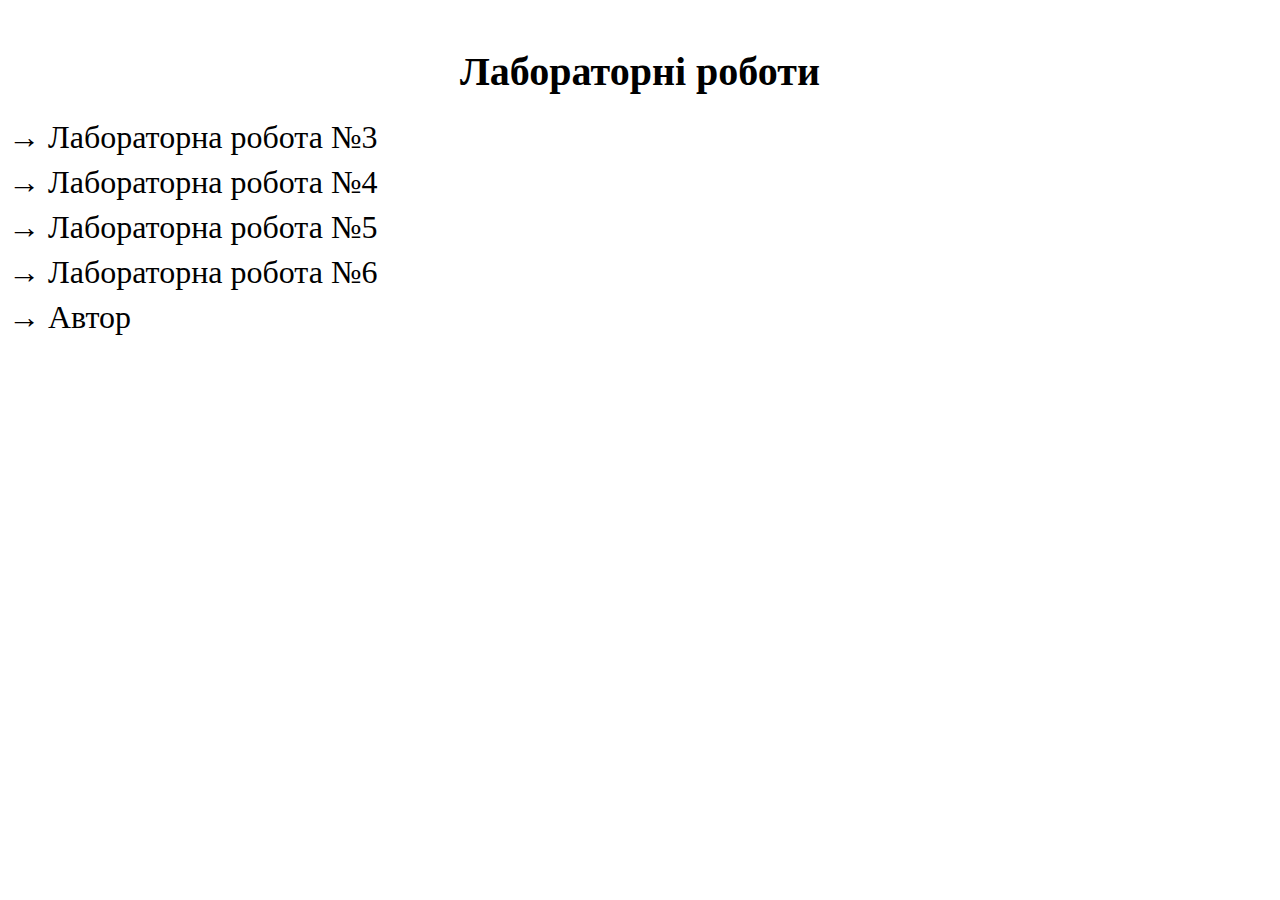
<file: index.html>
<!DOCTYPE html>
<html lang="ua">
<head>
    <meta charset="utf-8"/>
    <title>Title text</title>
    <link href="css/style.css" rel="stylesheet" />
</head>
<body>
    <h1 class="section-title">Лабораторні роботи</h1>
        
    <ul class="link-list">
        <li><a href="lab3.html">Лабораторна робота №3</a></li>
        <li><a href="html/lab4.html">Лабораторна робота №4</a></li>
        <li><a href="html/lab5.html">Лабораторна робота №5</a></li>
        <li><a href="html/lab6.html">Лабораторна робота №6</a></li>
        <li><a href="html/about.html">Автор</a></li>
    </ul>

</body>
</html>
</file>
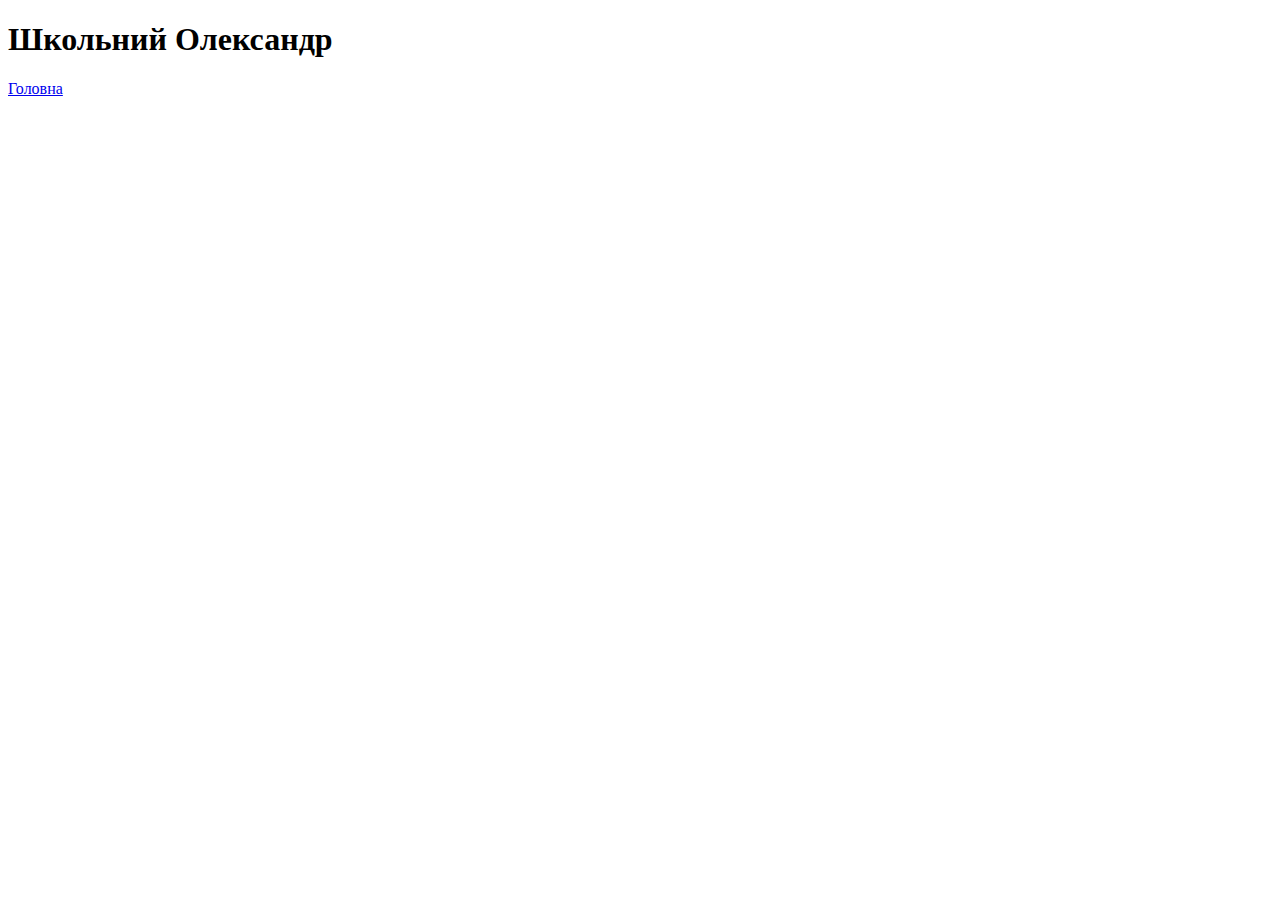
<file: about.html>
<!DOCTYPE html>
<html lang="ua">
<head>
    <meta charset="utf-8" />
    <title>About us</title>
    <link href="css/style.css" rel="stylesheet" />
</head>
<body>
    <h1>Школьний Олександр</h1>

    <a href="index.html">Головна</a>
</body>
</html>
</file>
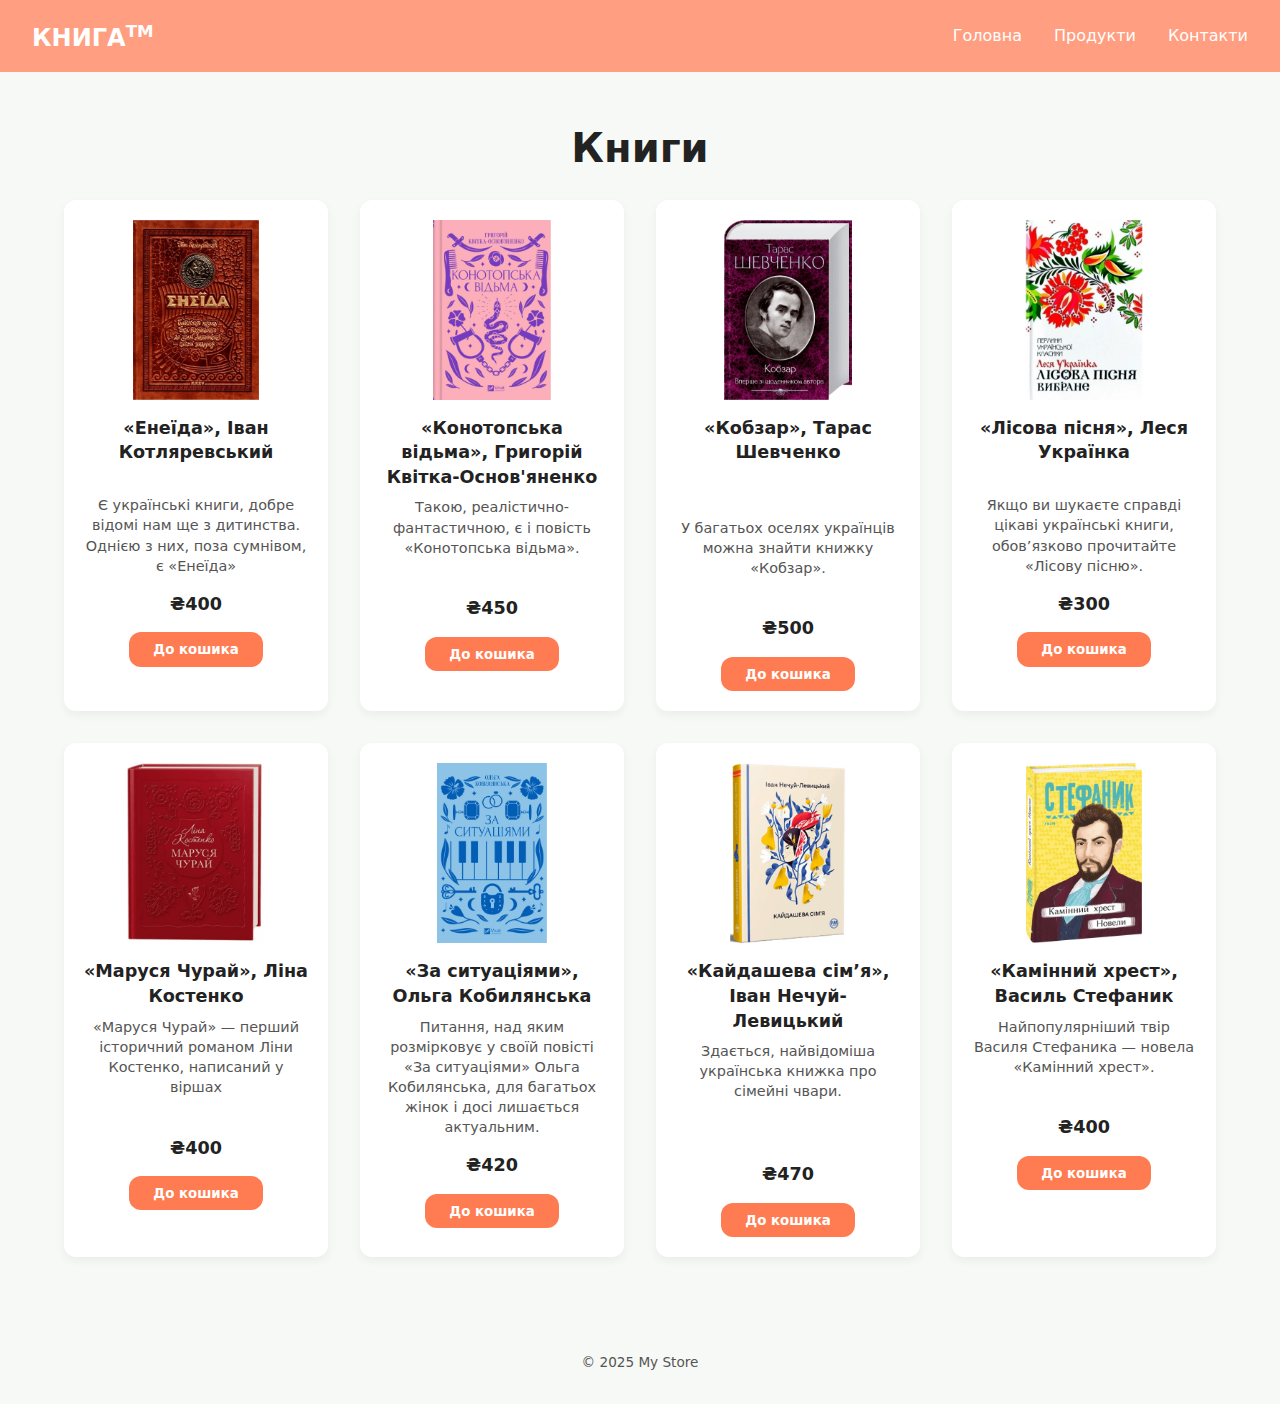
<file: lab3.html>
<!DOCTYPE html>
<html lang="en">
<head>
    <meta charset="UTF-8" />
    <meta name="viewport" content="width=device-width, initial-scale=1.0" />
    <title>Books | My Store</title>
    <link href="css/lab3.css" rel="stylesheet" />
</head>
<body>
    <!-- ---------- Header ---------- -->
    <header>
        <div class="logo">КНИГА<sup><small>TM</small></sup></div>
        <nav>
            <ul>
                <li><a href="index.html">Головна</a></li>
                <li><a href="#">Продукти</a></li>
                <li><a href="#">Контакти</a></li>
            </ul>
        </nav>
    </header>

    <!-- ---------- Products ---------- -->
    <main>
        <h1 class="section-title">Книги</h1>
        <section class="product-grid">
            <!-- Product 1 -->
            <article class="product-card">
                <figure>
                    <img src="images/lab3/eneida.png" alt="«Енеїда»" />
                </figure>
                <h3>«Енеїда», Іван Котляревський</h3><br />
                <p>Є українські книги, добре відомі нам ще з дитинства. Однією з них, поза сумнівом, є «Енеїда»</p>
                <span class="price">₴400</span>
                <button class="cart-btn">До кошика</button>
            </article>

            <!-- Product 2 -->
            <article class="product-card">
                <figure>
                    <img src="images/lab3/konotop_vidma.jpg" alt="Конотопська відьма" />
                </figure>
                <h3>«Конотопська відьма», Григорій Квітка-Основ'яненко</h3>
                <p>Такою, реалістично-фантастичною, є і повість «Конотопська відьма».</p><br />
                <span class="price">₴450</span>
                <button class="cart-btn">До кошика</button>
            </article>

            <!-- Product 3 -->
            <article class="product-card">
                <figure>
                    <img src="images/lab3/kobzar.png" alt="Кобзар" />
                </figure>
                <h3>«Кобзар», Тарас Шевченко</h3><br /><br />
                <p>У багатьох оселях українців можна знайти книжку «Кобзар».</p><br />
                <span class="price">₴500</span>
                <button class="cart-btn">До кошика</button>
            </article>

            <!-- Product 4 -->
            <article class="product-card">
                <figure>
                    <img src="images/lab3/lisova_pisnya.png" alt="Лісова пісня" />
                </figure>
                <h3>«Лісова пісня», Леся Українка</h3><br />
                <p>Якщо ви шукаєте справді цікаві українські книги, обов’язково прочитайте «Лісову пісню».</p>
                <span class="price">₴300</span>
                <button class="cart-btn">До кошика</button>
            </article>

            <!-- Product 5 -->
            <article class="product-card">
                <figure>
                    <img src="images/lab3/marusya_churay.png" alt="Маруся Чурай" />
                </figure>
                <h3>«Маруся Чурай», Ліна Костенко</h3>
                <p>«Маруся Чурай» — перший історичний романом Ліни Костенко, написаний у віршах</p><br />
                <span class="price">₴400</span>
                <button class="cart-btn">До кошика</button>
            </article>

            <!-- Product 6 -->
            <article class="product-card">
                <figure>
                    <img src="images/lab3/za_sytuaciya.jpg" alt="За ситуаціями" />
                </figure>
                <h3>«За ситуаціями», Ольга Кобилянська</h3>
                <p>Питання, над яким розмірковує у своїй повісті «За ситуаціями» Ольга Кобилянська, для багатьох жінок і досі лишається актуальним.</p>
                <span class="price">₴420</span>
                <button class="cart-btn">До кошика</button>
            </article>

            <!-- Product 7 -->
            <article class="product-card">
                <figure>
                    <img src="images/lab3/kaidasheva_simia.png" alt="Кайдашева сім’я" />
                </figure>
                <h3>«Кайдашева сім’я», Іван Нечуй-Левицький</h3>
                <p>Здається, найвідоміша українська книжка про сімейні чвари.</p><br /><br />
                <span class="price">₴470</span>
                <button class="cart-btn">До кошика</button>
            </article>

            <!-- Product 8 -->
            <article class="product-card">
                <figure>
                    <img src="images/lab3/stefanyk.png" alt="Камінний хрест" />
                </figure>
                <h3>«Камінний хрест», Василь Стефаник</h3>
                <p>Найпопулярніший твір Василя Стефаника — новела «Камінний хрест».</p><br />
                <span class="price">₴400</span>
                <button class="cart-btn">До кошика</button>
            </article>
        </section>
    </main>

    <!-- ---------- Footer ---------- -->
    <footer style="text-align: center; padding: 2rem 0; font-size: 0.85rem; color: var(--subtext);">
        &copy; 2025 My Store
    </footer>
</body>
</html>
</file>
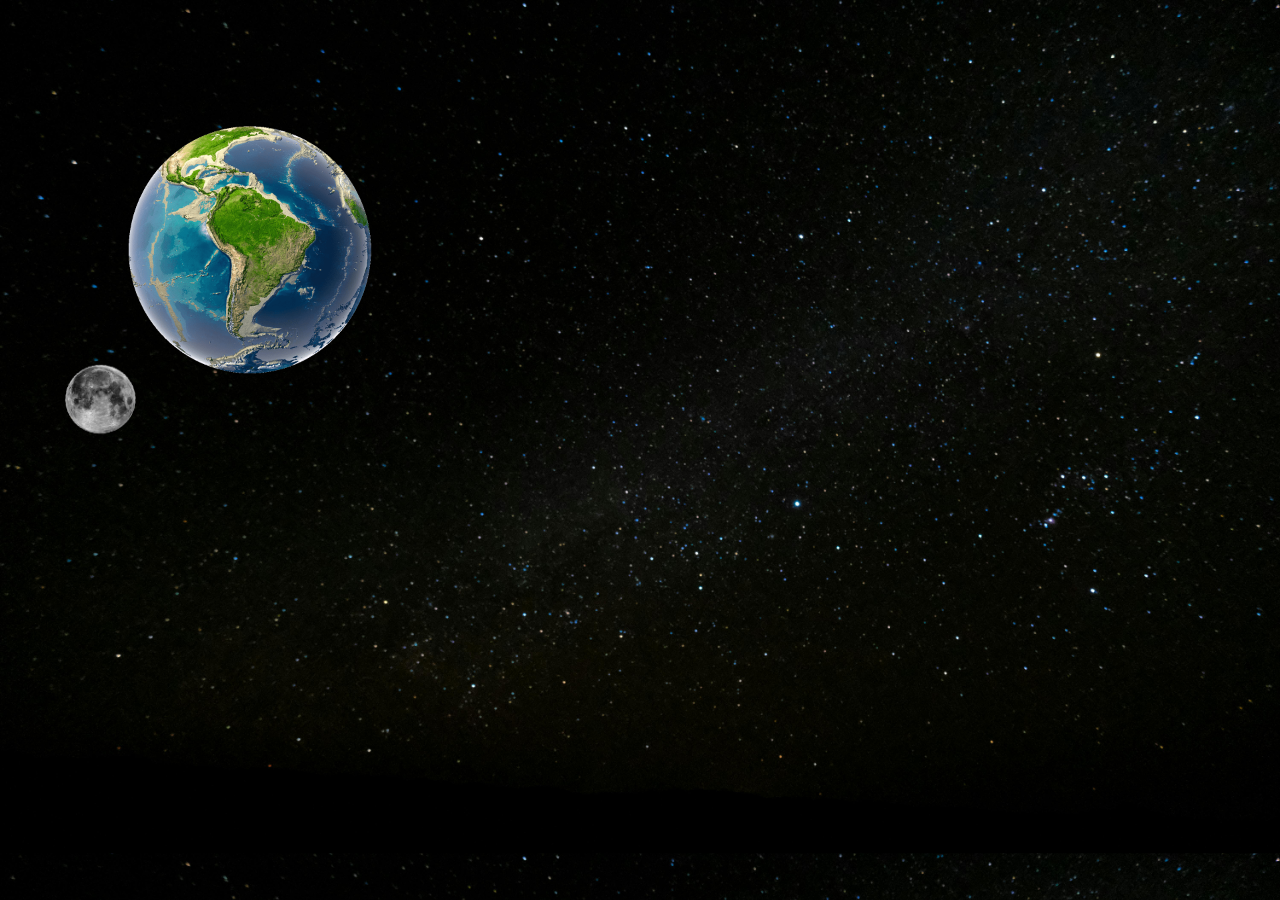
<file: html/lab4.html>
﻿<!DOCTYPE html>
<html lang="uk">
<head>
    <meta charset="utf-8" />
    <title>Орбіта місяця на CSS3</title>
    <link href="../css/lab4.css" rel="stylesheet" />
</head>
<body>
    <a href="../index.html">
        <img src="../images/lab4/earth.png" alt="earth" id="earth">
    </a>
    
    <img src="../images/lab4/moon.png" alt="moon" id="moon">

</body>
</html>
</file>
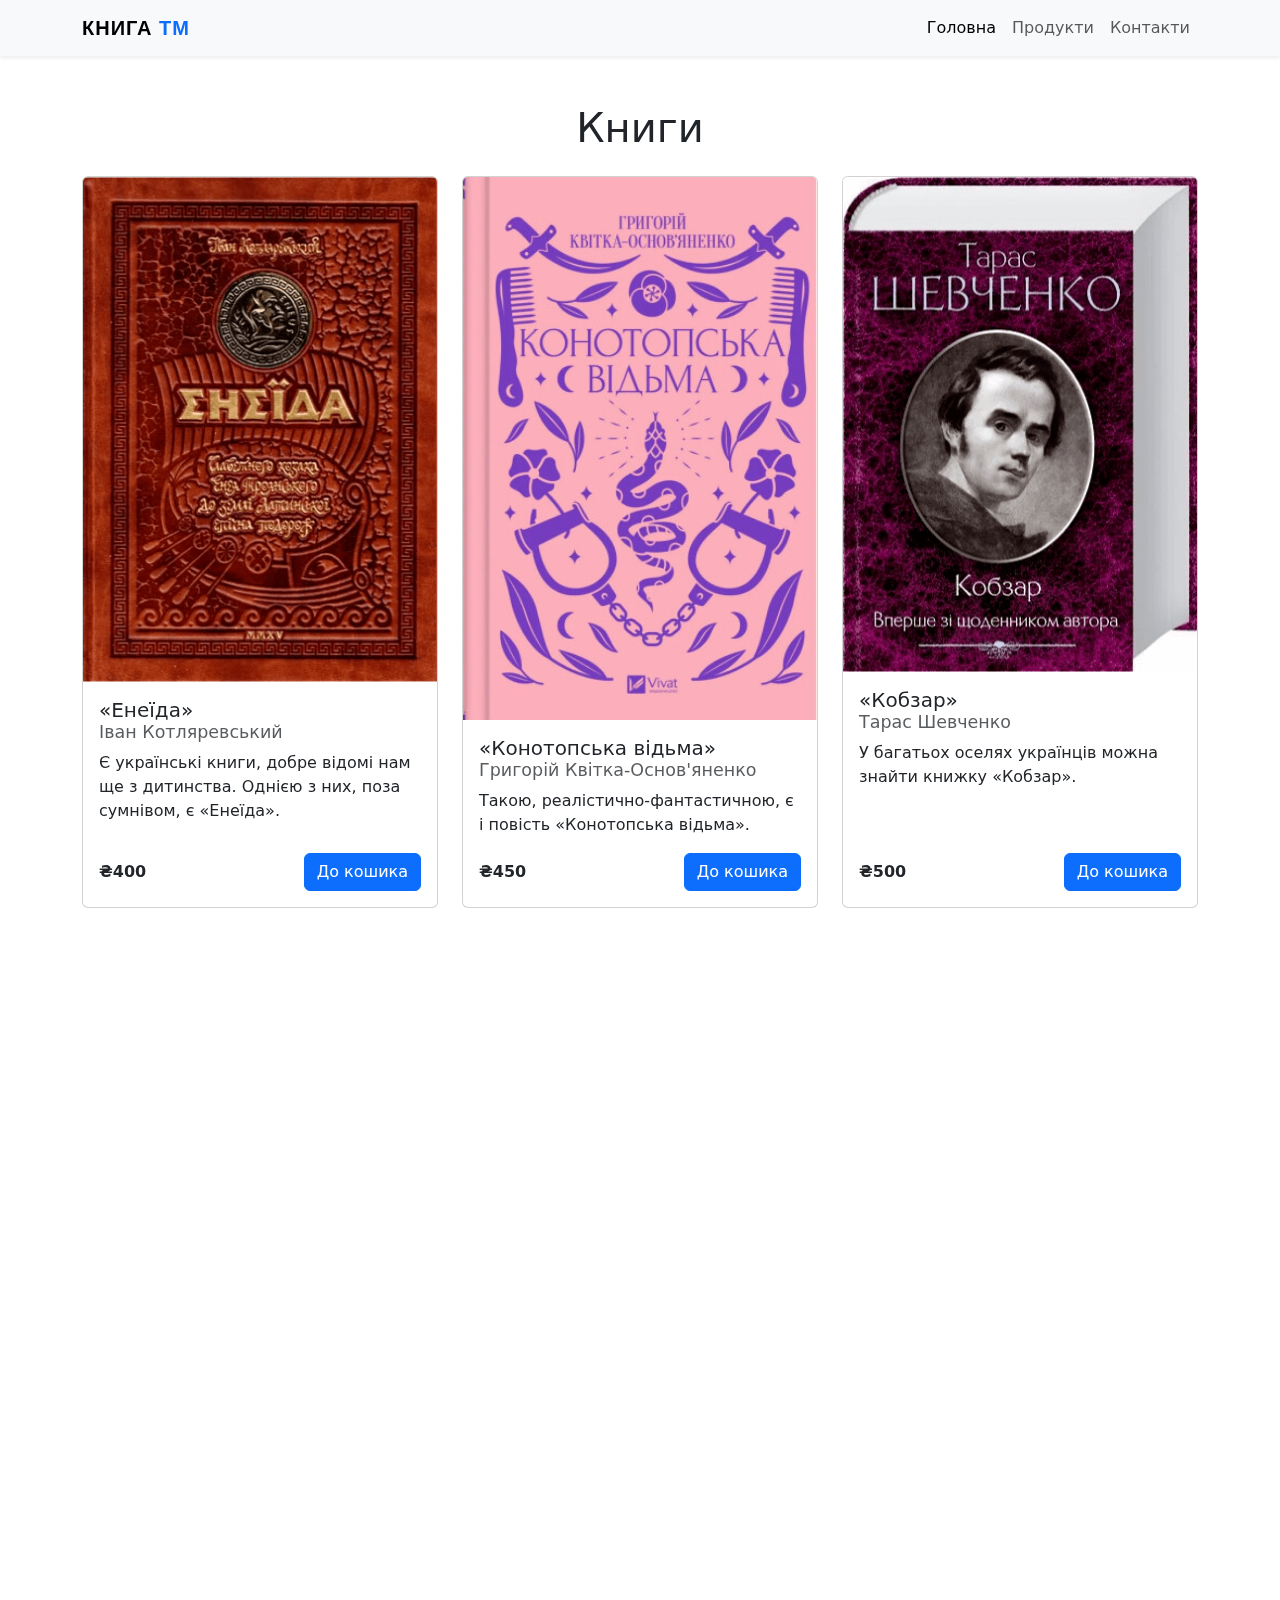
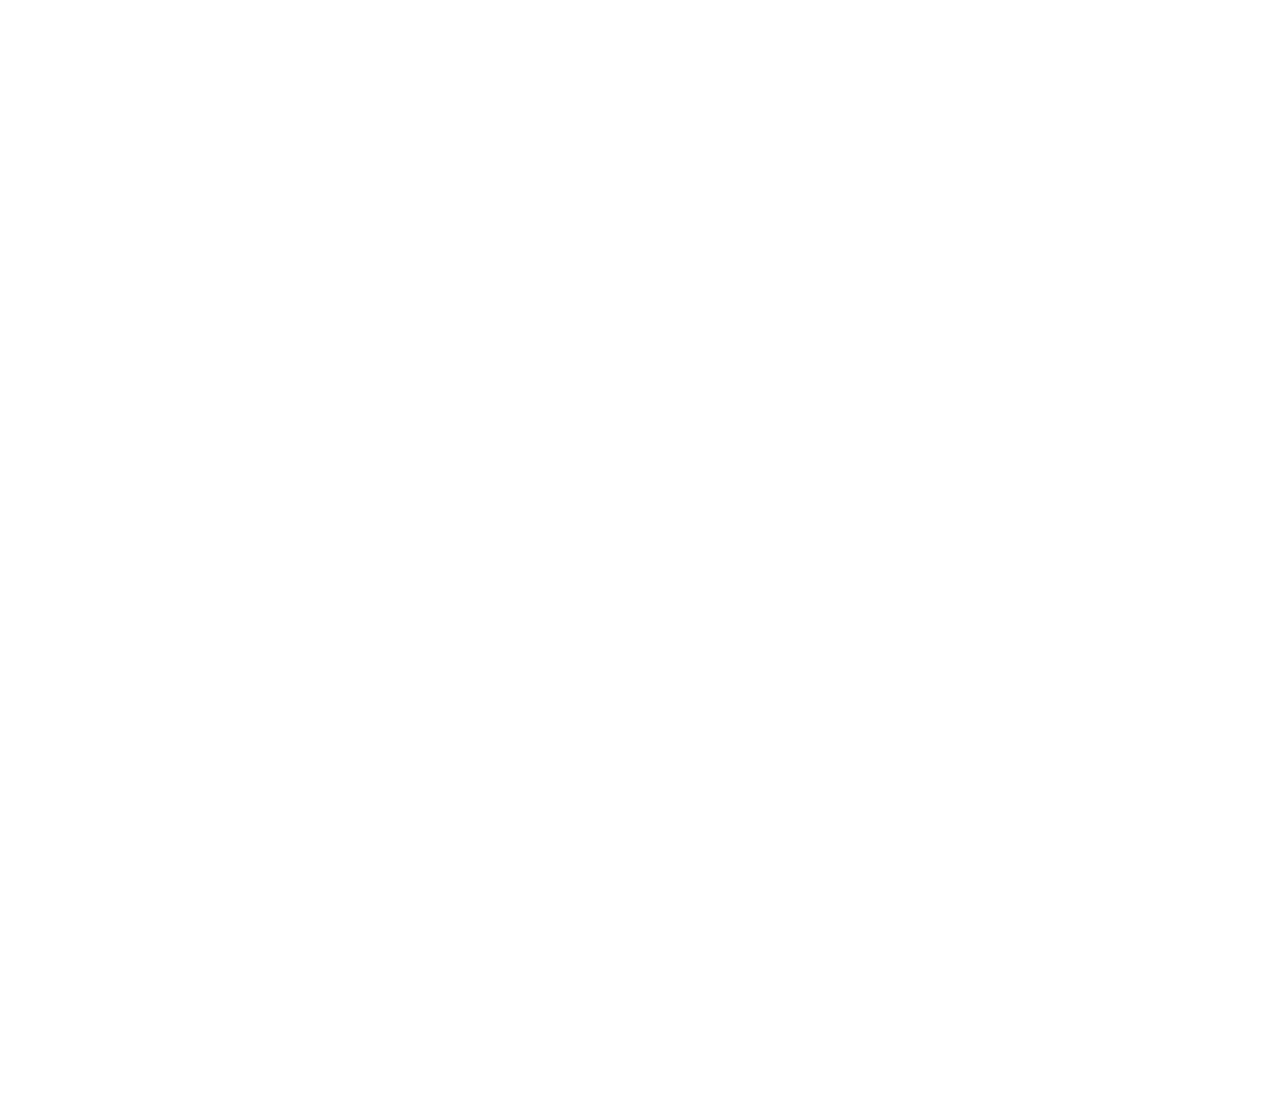
<file: html/lab5.html>
﻿<!DOCTYPE html>
<html lang="uk">
<head>
    <meta charset="UTF-8" />
    <meta name="viewport" content="width=device-width, initial-scale=1" />

    <title>Книги | My Store</title>

    <!-- Bootstrap 5.3 (CSS) -->
    <link href="https://cdn.jsdelivr.net/npm/bootstrap@5.3.3/dist/css/bootstrap.min.css"
          rel="stylesheet" />

    <!-- AOS (Animate On Scroll) -->
    <link href="https://cdn.jsdelivr.net/npm/aos@2.3.4/dist/aos.css"
          rel="stylesheet" />

    <style>
        /* Brand logo text style */
        .brand-text {
            font-family: "Montserrat", sans-serif;
            font-weight: 700;
            letter-spacing: 0.05em;
        }

        /* Card hover lift */
        .card {
            transition: transform 0.3s ease, box-shadow 0.3s ease;
        }

            .card:hover {
                transform: translateY(-6px);
                box-shadow: 0 0.75rem 1.5rem rgba(0, 0, 0, 0.15);
            }

        footer {
            font-size: 0.9rem;
        }
    </style>
</head>
<body>
    <!-- Navbar -->
    <nav class="navbar navbar-expand-lg navbar-light bg-light sticky-top shadow-sm" data-aos="fade-down">
        <div class="container">
            <a class="navbar-brand brand-text" href="#">КНИГА <span class="text-primary">TM</span></a>
            <button class="navbar-toggler"
                    type="button"
                    data-bs-toggle="collapse"
                    data-bs-target="#navbarContent"
                    aria-controls="navbarContent"
                    aria-expanded="false"
                    aria-label="Toggle navigation">
                <span class="navbar-toggler-icon"></span>
            </button>

            <div class="collapse navbar-collapse" id="navbarContent">
                <ul class="navbar-nav ms-auto mb-2 mb-lg-0">
                    <li class="nav-item">
                        <a class="nav-link active" aria-current="page" href="../index.html">Головна</a>
                    </li>
                    <li class="nav-item"><a class="nav-link" href="#products">Продукти</a></li>
                    <li class="nav-item"><a class="nav-link" href="#contacts">Контакти</a></li>
                </ul>
            </div>
        </div>
    </nav>

    <!-- Main content -->
    <main class="container py-5" id="products">
        <h1 class="mb-4 text-center" data-aos="zoom-in">Книги</h1>

        <div class="row g-4">
            <!-- Book Card Template -->
            <!-- 1 -->
            <div class="col-sm-6 col-lg-4" data-aos="fade-up" data-aos-delay="50">
                <div class="card h-100">
                    <img src="../images/lab3/eneida.png" class="card-img-top" alt="Енеїда" />
                    <div class="card-body d-flex flex-column">
                        <h5 class="card-title">«Енеїда»<small class="d-block text-muted">Іван Котляревський</small></h5>
                        <p class="card-text flex-grow-1">
                            Є українські книги, добре відомі нам ще з дитинства. Однією з них, поза сумнівом, є «Енеїда».
                        </p>
                        <div class="mt-auto d-flex justify-content-between align-items-center">
                            <span class="fw-bold">₴400</span>
                            <button class="btn btn-primary">До кошика</button>
                        </div>
                    </div>
                </div>
            </div>
            <!-- 2 -->
            <div class="col-sm-6 col-lg-4" data-aos="fade-up" data-aos-delay="100">
                <div class="card h-100">
                    <img src="../images/lab3/konotop_vidma.jpg" class="card-img-top" alt="Конотопська відьма" />
                    <div class="card-body d-flex flex-column">
                        <h5 class="card-title">«Конотопська відьма»<small class="d-block text-muted">Григорій Квітка‑Основ'яненко</small></h5>
                        <p class="card-text flex-grow-1">
                            Такою, реалістично‑фантастичною, є і повість «Конотопська відьма».
                        </p>
                        <div class="mt-auto d-flex justify-content-between align-items-center">
                            <span class="fw-bold">₴450</span>
                            <button class="btn btn-primary">До кошика</button>
                        </div>
                    </div>
                </div>
            </div>
            <!-- 3 -->
            <div class="col-sm-6 col-lg-4" data-aos="fade-up" data-aos-delay="150">
                <div class="card h-100">
                    <img src="../images/lab3/kobzar.png" class="card-img-top" alt="Кобзар" />
                    <div class="card-body d-flex flex-column">
                        <h5 class="card-title">«Кобзар»<small class="d-block text-muted">Тарас Шевченко</small></h5>
                        <p class="card-text flex-grow-1">
                            У багатьох оселях українців можна знайти книжку «Кобзар».
                        </p>
                        <div class="mt-auto d-flex justify-content-between align-items-center">
                            <span class="fw-bold">₴500</span>
                            <button class="btn btn-primary">До кошика</button>
                        </div>
                    </div>
                </div>
            </div>
            <!-- 4 -->
            <div class="col-sm-6 col-lg-4" data-aos="fade-up" data-aos-delay="200">
                <div class="card h-100">
                    <img src="../images/lab3/lisova_pisnya.png" class="card-img-top" alt="Лісова пісня" />
                    <div class="card-body d-flex flex-column">
                        <h5 class="card-title">«Лісова пісня»<small class="d-block text-muted">Леся Українка</small></h5>
                        <p class="card-text flex-grow-1">
                            Якщо ви шукаєте справді цікаві українські книги, прочитайте «Лісова пісня».
                        </p>
                        <div class="mt-auto d-flex justify-content-between align-items-center">
                            <span class="fw-bold">₴300</span>
                            <button class="btn btn-primary">До кошика</button>
                        </div>
                    </div>
                </div>
            </div>
            <!-- 5 -->
            <div class="col-sm-6 col-lg-4" data-aos="fade-up" data-aos-delay="250">
                <div class="card h-100">
                    <img src="../images/lab3/marusya_churay.png" class="card-img-top" alt="Маруся Чурай" />
                    <div class="card-body d-flex flex-column">
                        <h5 class="card-title">«Маруся Чурай»<small class="d-block text-muted">Ліна Костенко</small></h5>
                        <p class="card-text flex-grow-1">
                            «Маруся Чурай» — перший історичний роман Ліни Костенко, написаний у віршах.
                        </p>
                        <div class="mt-auto d-flex justify-content-between align-items-center">
                            <span class="fw-bold">₴400</span>
                            <button class="btn btn-primary">До кошика</button>
                        </div>
                    </div>
                </div>
            </div>
            <!-- 6 -->
            <div class="col-sm-6 col-lg-4" data-aos="fade-up" data-aos-delay="300">
                <div class="card h-100">
                    <img src="../images/lab3/za_sytuaciya.jpg" class="card-img-top" alt="За ситуаціями" />
                    <div class="card-body d-flex flex-column">
                        <h5 class="card-title">«За ситуаціями»<small class="d-block text-muted">Ольга Кобилянська</small></h5>
                        <p class="card-text flex-grow-1">
                            Питання, над яким розмірковує у своїй повісті «За ситуаціями» Ольга Кобилянська, лишається актуальним.
                        </p>
                        <div class="mt-auto d-flex justify-content-between align-items-center">
                            <span class="fw-bold">₴420</span>
                            <button class="btn btn-primary">До кошика</button>
                        </div>
                    </div>
                </div>
            </div>
            <!-- 7 -->
            <div class="col-sm-6 col-lg-4" data-aos="fade-up" data-aos-delay="350">
                <div class="card h-100">
                    <img src="../images/lab3/kaidasheva_simia.png" class="card-img-top" alt="Кайдашева сім’я" />
                    <div class="card-body d-flex flex-column">
                        <h5 class="card-title">«Кайдашева сім’я»<small class="d-block text-muted">Іван Нечуй‑Левицький</small></h5>
                        <p class="card-text flex-grow-1">
                            Здається, найвідоміша українська книжка про сімейні чвари.
                        </p>
                        <div class="mt-auto d-flex justify-content-between align-items-center">
                            <span class="fw-bold">₴470</span>
                            <button class="btn btn-primary">До кошика</button>
                        </div>
                    </div>
                </div>
            </div>
            <!-- 8 -->
            <div class="col-sm-6 col-lg-4" data-aos="fade-up" data-aos-delay="400">
                <div class="card h-100">
                    <img src="../images/lab3/stefanyk.png" class="card-img-top" alt="Камінний хрест" />
                    <div class="card-body d-flex flex-column">
                        <h5 class="card-title">«Камінний хрест»<small class="d-block text-muted">Василь Стефаник</small></h5>
                        <p class="card-text flex-grow-1">
                            Найпопулярніший твір Василя Стефаника — новела «Камінний хрест».
                        </p>
                        <div class="mt-auto d-flex justify-content-between align-items-center">
                            <span class="fw-bold">₴400</span>
                            <button class="btn btn-primary">До кошика</button>
                        </div>
                    </div>
                </div>
            </div>
        </div>
    </main>

    <!-- Footer -->
    <footer class="bg-light py-3 text-center" id="contacts" data-aos="fade-up">
        © 2025 My Store
    </footer>

    <!-- Bootstrap (JS) & AOS -->
    <script src="https://cdn.jsdelivr.net/npm/bootstrap@5.3.3/dist/js/bootstrap.bundle.min.js"></script>
    <script src="https://cdn.jsdelivr.net/npm/aos@2.3.4/dist/aos.js"></script>
    <script>
      AOS.init({
        duration: 600,
        once: true,
      });
    </script>
</body>
</html>
</file>
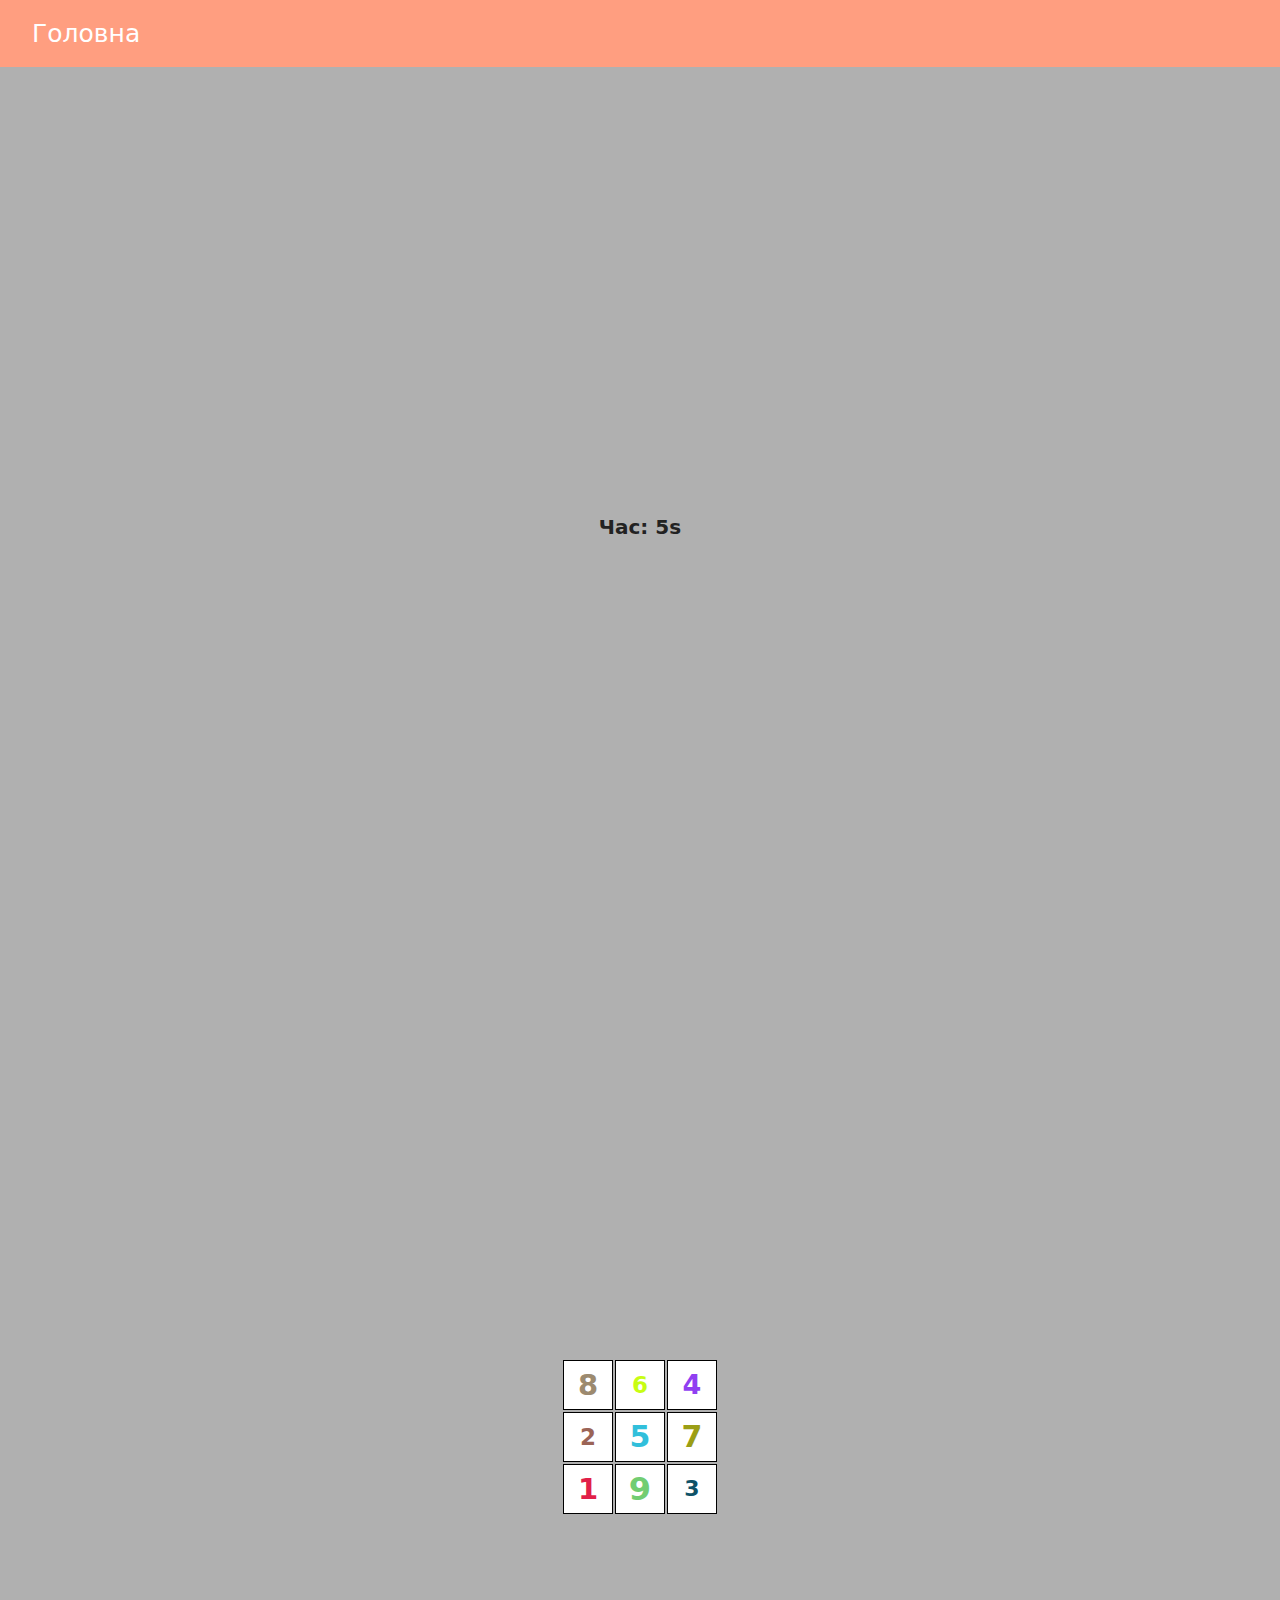
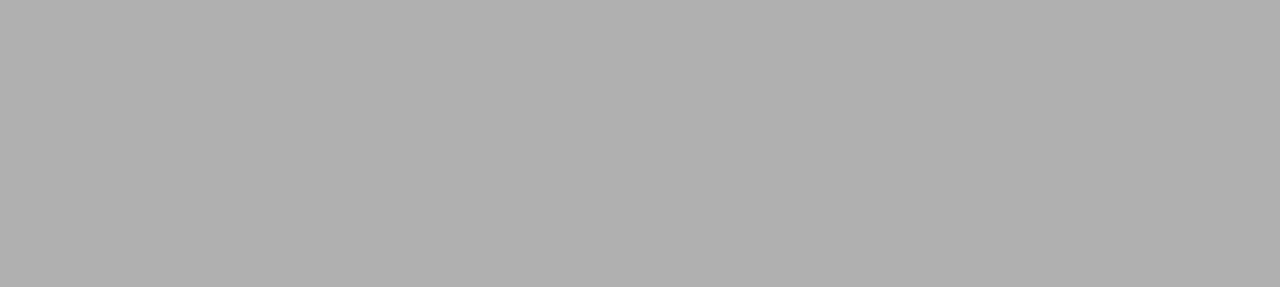
<file: html/lab6.html>
﻿<!DOCTYPE html>
<html lang="uk">
<head>
    <meta charset="UTF-8">
    <title>JS Гра</title>
    <script src="https://ajax.googleapis.com/ajax/libs/jquery/3.7.1/jquery.min.js"></script>
    <link href="../css/lab6.css" rel="stylesheet" />
</head>
<body>
    <header>
        <nav>
            <ul>
                <li><a href="../index.html">Головна</a></li>
            </ul>
        </nav>
    </header>

    <div id="timer" style="font-size: 20px; font-weight: bold; margin: 10px;"></div>
    

    <div id="game">
        <table class="field" id="ff">
        </table>
    </div>



    <script src="../js/lab6.js"></script>
</body>
</html>
</file>
<file: css/style.css>
﻿

h1.section-title {
    margin: 3rem 0 1.5rem;
    text-align: center;
    font-size: 2.5rem;
}
.link-list {
    list-style: none;
    padding: 0;
    margin: 0;
    display: flex;
    flex-direction: column;
    gap: 0.5rem;
}

    .link-list a {
        color: var(--primary);
        text-decoration: none;
        font-weight: 500;
        position: relative;
        transition: color var(--transition);
        font-size: 2rem;
    }

.link-list a::before {
    content: "\2192"; /* Стрілочка */
    margin-right: 0.5rem;
    transition: transform var(--transition);
}

.link-list a:hover {
    color: #ff8d66;
}
.link-list a:hover::before {
    transform: translateX(4px);
}
</file>
<file: css/lab3.css>
:root {
    --primary: #ff7c52;
    --bg: #f7f9f6;
    --card-bg: #ffffff;
    --text: #222;
    --subtext: #555;
    --radius: 12px;
    --transition: 0.2s ease;
}

* {
    box-sizing: border-box;
    margin: 0;
    padding: 0;
    font-family: system-ui, sans-serif;
}

body {
    background: var(--bg);
    color: var(--text);
    line-height: 1.4;
}

/* ---------- Header ---------- */
header {
    background: #ff9e80;
    padding: 1rem 2rem;
    display: flex;
    align-items: center;
    justify-content: space-between;
    flex-wrap: wrap;
}

.logo {
    font-weight: 700;
    font-size: 1.5rem;
    color: #fff;
}

nav ul {
    display: flex;
    gap: 2rem;
    list-style: none;
}

nav a {
    text-decoration: none;
    color: #fff;
    font-weight: 500;
    position: relative;
}

    nav a::after {
        content: "";
        position: absolute;
        bottom: -4px;
        left: 0;
        width: 0;
        height: 2px;
        background: #fff;
        transition: width var(--transition);
    }

    nav a:hover::after {
        width: 100%;
    }

/* ---------- Main Title ---------- */
h1.section-title {
    margin: 3rem 0 1.5rem;
    text-align: center;
    font-size: 2.5rem;
}

/* ---------- Product Grid ---------- */
.product-grid {
    display: grid;
    grid-template-columns: repeat(auto-fit, minmax(250px, 1fr));
    gap: 2rem;
    width: 90%;
    max-width: 1200px;
    margin: 0 auto 4rem;
}

.product-card {
    background: var(--card-bg);
    border-radius: var(--radius);
    padding: 1.25rem;
    box-shadow: 0 4px 10px rgba(0, 0, 0, 0.05);
    display: flex;
    flex-direction: column;
    align-items: center;
    text-align: center;
    transition: transform var(--transition);
}

    .product-card:hover {
        transform: translateY(-4px);
    }

    .product-card figure {
        margin-bottom: 1rem;
        width: 100%;
        height: 180px;
        overflow: hidden;
        border-radius: var(--radius);
    }

    .product-card img {
        /* width: 100%;*/
        height: 100%;
        object-fit: cover;
    }

    .product-card h3 {
        font-size: 1.1rem;
        margin-bottom: 0.5rem;
    }

    .product-card p {
        font-size: 0.9rem;
        color: var(--subtext);
        margin-bottom: 1rem;
    }

.price {
    font-weight: 700;
    font-size: 1.1rem;
    margin-bottom: 1rem;
}

.cart-btn {
    background: var(--primary);
    color: #fff;
    border: none;
    border-radius: var(--radius);
    padding: 0.6rem 1.5rem;
    font-weight: 600;
    cursor: pointer;
    transition: background var(--transition), transform var(--transition);
}

    .cart-btn:hover {
        background: #ff8d66;
        transform: translateY(-2px);
    }

/* ---------- Responsive tweaks ---------- */
@media (max-width: 600px) {
    nav ul {
        gap: 1rem;
        font-size: 0.9rem;
    }
}
</file>
<file: css/lab4.css>
body {
    margin: 0;
    padding: 0;
    background-image: url("../images/lab4/bg.jpg");
    background-size: cover;
}

#earth {
    height: 300px;
    width: 300px;
    padding: 100px;
    position: relative;
    z-index: 1;
}


#moon {
    height: 100px;
    width: 100px;
    position: absolute;
    top: 350px;
    left: 50px;
    z-index: 0;
    animation: 10s orbita linear infinite;
}

@keyframes orbita {
    0% {
        height: 50px;
        width: 50px;
        top: 200px;
        left: 200px;
        z-index: 0;
    }

    25% {
        top: 50px;
        left: 350px;
        height: 70px;
        width: 70px;
        z-index: 0;
    }

    50% {
        top: 200px;
        left: 200px;
        height: 100px;
        width: 100px;
        z-index: 2;
    }

    75% {
        top: 350px;
        left: 50px;
        height: 70px;
        width: 70px;
        z-index: 0;
    }

    100% {
        height: 50px;
        width: 50px;
        top: 250px;
        left: 150px;
        z-index: 0;
    }

}
</file>
<file: css/lab6.css>
﻿:root {
    --primary: #ff7c52;
    --bg: #b0b0b0;
    --td: #ffffff;
    --card-bg: #ffffff;
    --text: #222;
    --subtext: #555;
    --radius: 12px;
    --transition: 0.2s ease;
}

* {
    box-sizing: border-box;
    margin: 0;
    padding: 0;
    font-family: system-ui, sans-serif;
}

body {
    background: var(--bg);
    color: var(--text);
    line-height: 1.4;
}

#game td {
    width: 50px; /* ширина клітинки */
    height: 50px; /* висота клітинки */
    border: 1px solid black; /*рамка довкола клітинки*/
    text-align: center; /*вирівнювання тексту в клітинці*/
    cursor: pointer; /*зміна курсора над клітинкою*/
    font-weight: bold;
    background: var(--td);
}

.active {
    background-color: lightgreen;
}

div {
    display: flex;
    justify-content: center; /* horizontal */
    align-items: center; /* vertical */
    height: 100vh; /* full viewport height */
}
header {
    background: #ff9e80;
    padding: 1rem 2rem;
    display: flex;
    align-items: center;
    justify-content: space-between;
    flex-wrap: wrap;
}

nav ul {
    display: flex;
    gap: 2rem;
    list-style: none;
}

nav a {
    text-decoration: none;
    color: #fff;
    font-weight: 500;
    font-size: 25px;
    position: relative;
}
nav a::after {
    content: "";
    position: absolute;
    bottom: -4px;
    left: 0;
    width: 0;
    height: 2px;
    background: #fff;
    transition: width var(--transition);
}

nav a:hover::after {
    width: 100%;
}
@media (max-width: 600px) {
    nav ul {
        gap: 1rem;
        font-size: 0.9rem;
    }
}
</file>
